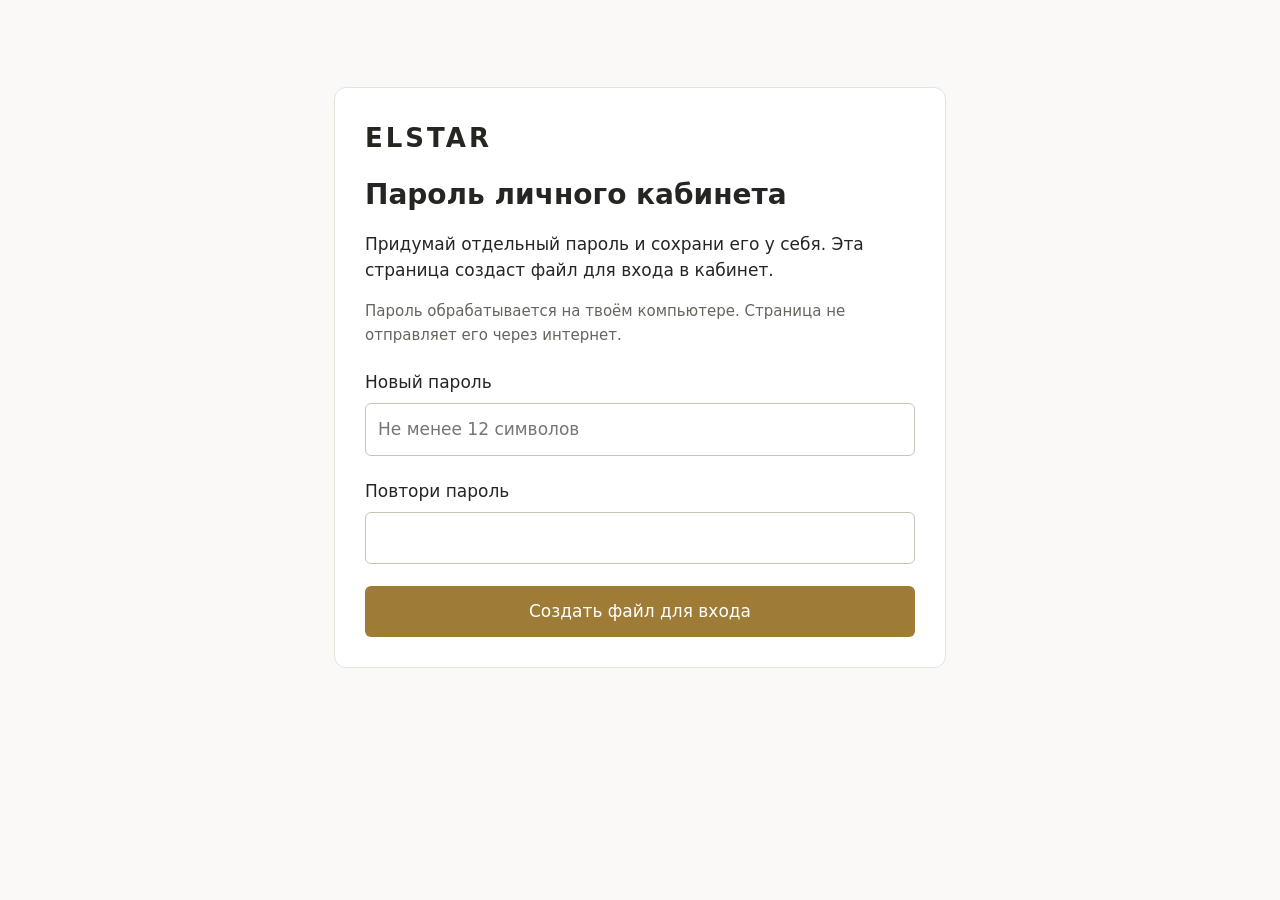
<file: deploy/jino/create-admin-password.html>
<!doctype html>
<html lang="ru"><head><meta charset="utf-8"><meta name="viewport" content="width=device-width,initial-scale=1">
<meta http-equiv="Content-Security-Policy" content="default-src 'none'; style-src 'unsafe-inline'; script-src 'unsafe-inline'; connect-src 'none'; base-uri 'none'; form-action 'none'">
<title>ELSTAR — пароль личного кабинета</title>
<style>body{margin:0;padding:24px;background:#faf9f7;font:17px/1.55 system-ui;color:#252522}main{max-width:550px;margin:7vh auto;padding:30px;background:#fff;border:1px solid #e7e2d9;border-radius:12px}h1{font-size:28px;line-height:1.25}strong.brand{font-size:26px;letter-spacing:3px}label{display:block;margin:22px 0}input,button,a.download{box-sizing:border-box;font:inherit}input{display:block;width:100%;padding:12px;margin-top:8px;border:1px solid #c8c4bc;border-radius:6px}button,a.download{display:block;padding:12px 18px;width:100%;text-align:center;background:#9e7c36;color:#fff;border:0;border-radius:6px;text-decoration:none;min-height:48px;cursor:pointer}button:disabled{opacity:.65;cursor:wait}[hidden]{display:none!important}.note{color:#65655f;font-size:15px}.error{color:#9d3030}input:focus-visible,button:focus-visible,a:focus-visible{outline:3px solid #a08343;outline-offset:3px}@media(max-width:500px){main{margin:20px auto;padding:22px}h1{font-size:24px}}</style>
</head><body><main><strong class="brand">ELSTAR</strong><h1>Пароль личного кабинета</h1><p>Придумай отдельный пароль и сохрани его у себя. Эта страница создаст файл для входа в кабинет.</p><p class="note">Пароль обрабатывается на твоём компьютере. Страница не отправляет его через интернет.</p>
<p id="startup" class="error" role="alert">Если кнопка не реагирует, скачай этот файл на компьютер и открой его из папки «Загрузки» в браузере. В просмотре файла внутри чата создание пароля может не работать.</p><form id="form" novalidate><label>Новый пароль<input type="password" id="password" required minlength="12" maxlength="128" autocomplete="new-password" placeholder="Не менее 12 символов"></label><label>Повтори пароль<input type="password" id="confirmation" required minlength="12" maxlength="128" autocomplete="new-password"></label><p id="error" class="error" role="alert"></p><button id="create">Создать файл для входа</button></form>
<section id="result" hidden><h2>Файл готов</h2><p>Скачай файл и загрузи его в папку <strong>elstar-private</strong> в Джино. Название должно быть <strong>admin-password.php</strong>.</p><a class="download" id="download" download="admin-password.php">Скачать admin-password.php</a><p class="note">Сам пароль в файл не записывается. Для входа используй пароль, который только что придумал.</p></section></main>
<script>
const form=document.getElementById('form'),error=document.getElementById('error'),button=document.getElementById('create');
document.getElementById('startup').hidden=true;
form.addEventListener('submit',async event=>{
 event.preventDefault();error.textContent='';
 const password=document.getElementById('password'),confirmation=document.getElementById('confirmation');
 if(password.value!==confirmation.value){error.textContent='Пароли не совпадают.';return}
 if(password.value.length<12){error.textContent='Нужно не менее 12 символов.';return}
 if(password.value.length>128){error.textContent='Пароль должен быть не длиннее 128 символов.';return}
 if(!globalThis.crypto?.subtle){error.textContent='Скачай этот файл и открой его на компьютере в Chrome, Edge или Яндекс Браузере.';return}
 button.disabled=true;button.textContent='Создаём файл…';
 try{
  const salt=crypto.getRandomValues(new Uint8Array(24));
  const key=await crypto.subtle.importKey('raw',new TextEncoder().encode(password.value),'PBKDF2',false,['deriveBits']);
  const derived=await crypto.subtle.deriveBits({name:'PBKDF2',hash:'SHA-256',salt,iterations:600000},key,256);
  const hex=bytes=>Array.from(bytes,value=>value.toString(16).padStart(2,'0')).join('');
  const content="<?php\ndeclare(strict_types=1);\n// Store only in elstar-private, outside the public site directory.\nreturn [\n    'version' => 1,\n    'algorithm' => 'pbkdf2-sha256',\n    'iterations' => 600000,\n    'salt' => '"+hex(salt)+"',\n    'hash' => '"+hex(new Uint8Array(derived))+"',\n];\n";
  document.getElementById('download').href=URL.createObjectURL(new Blob([content],{type:'application/octet-stream'}));
  password.value='';confirmation.value='';form.hidden=true;document.getElementById('result').hidden=false;
 }catch{error.textContent='Не удалось создать файл. Открой скачанную страницу в другом браузере и повтори.'}
 finally{button.disabled=false;button.textContent='Создать файл для входа'}
});
</script></body></html>
</file>
